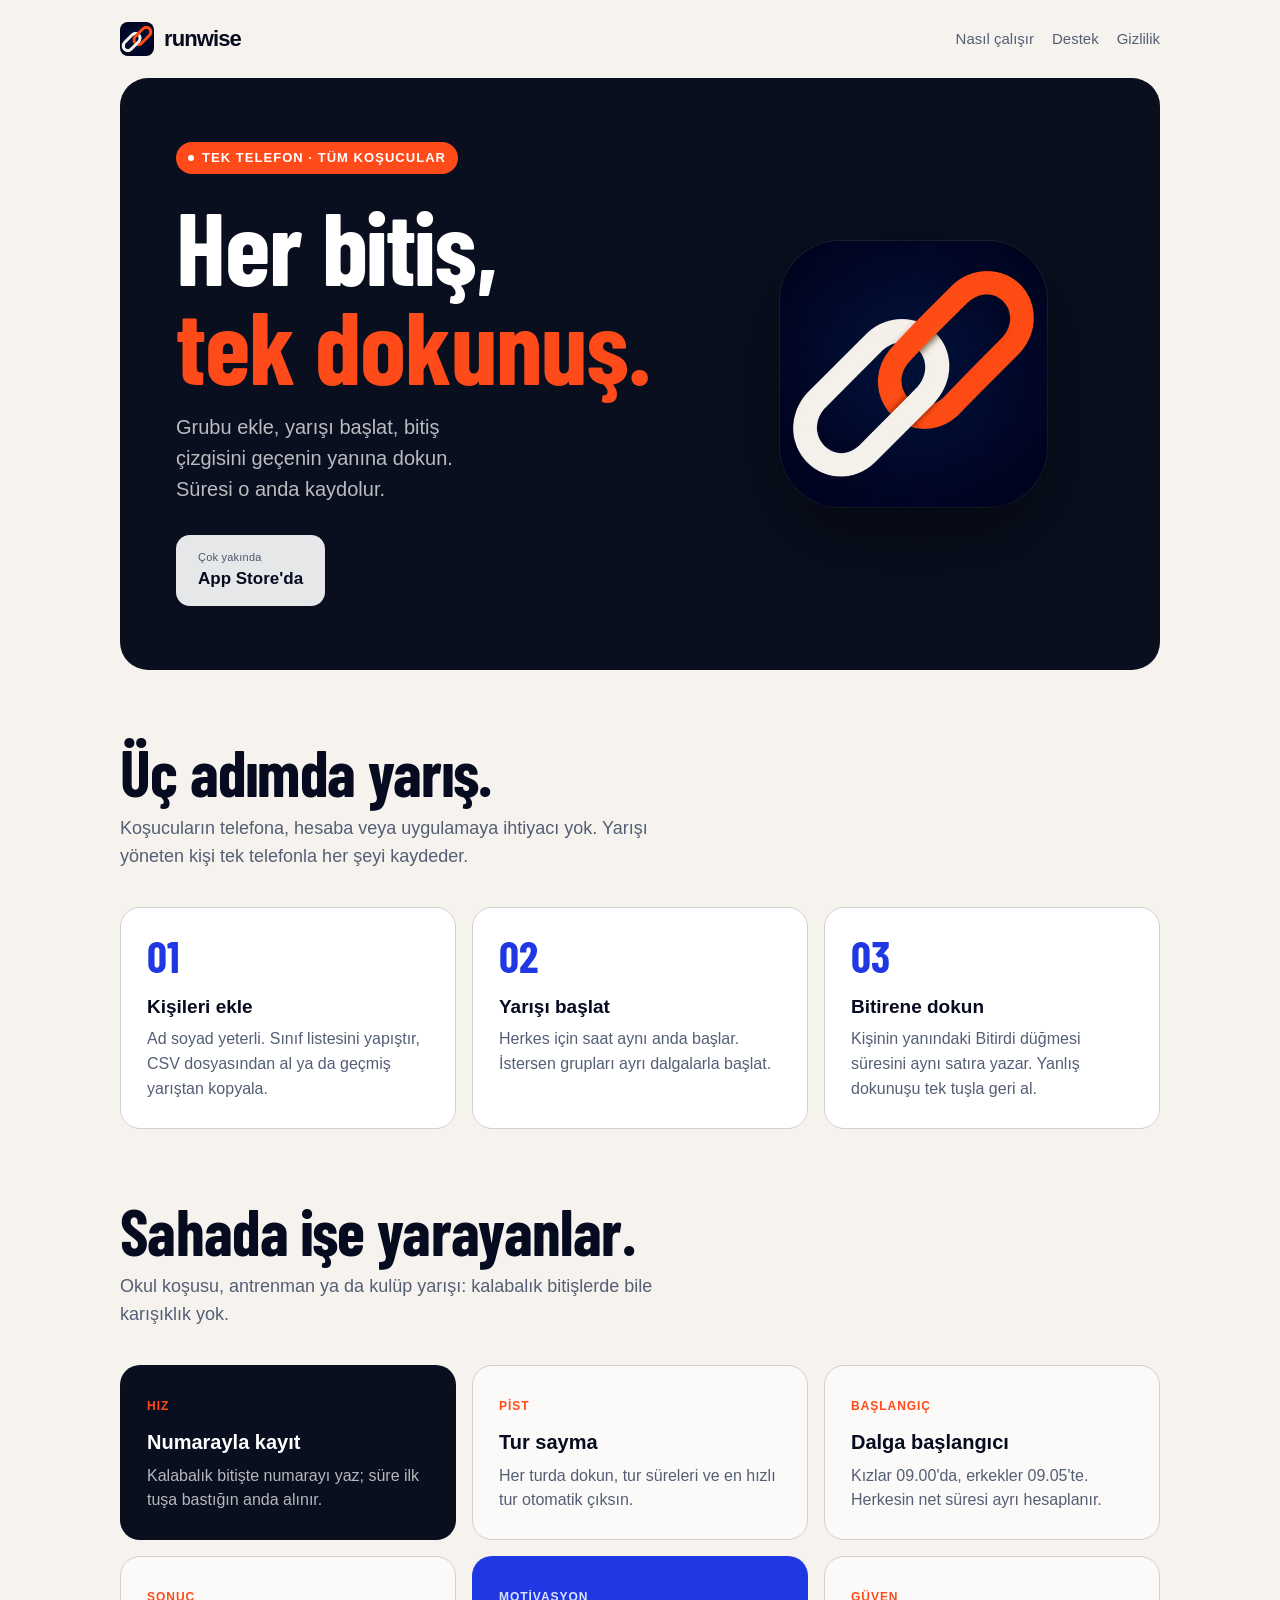
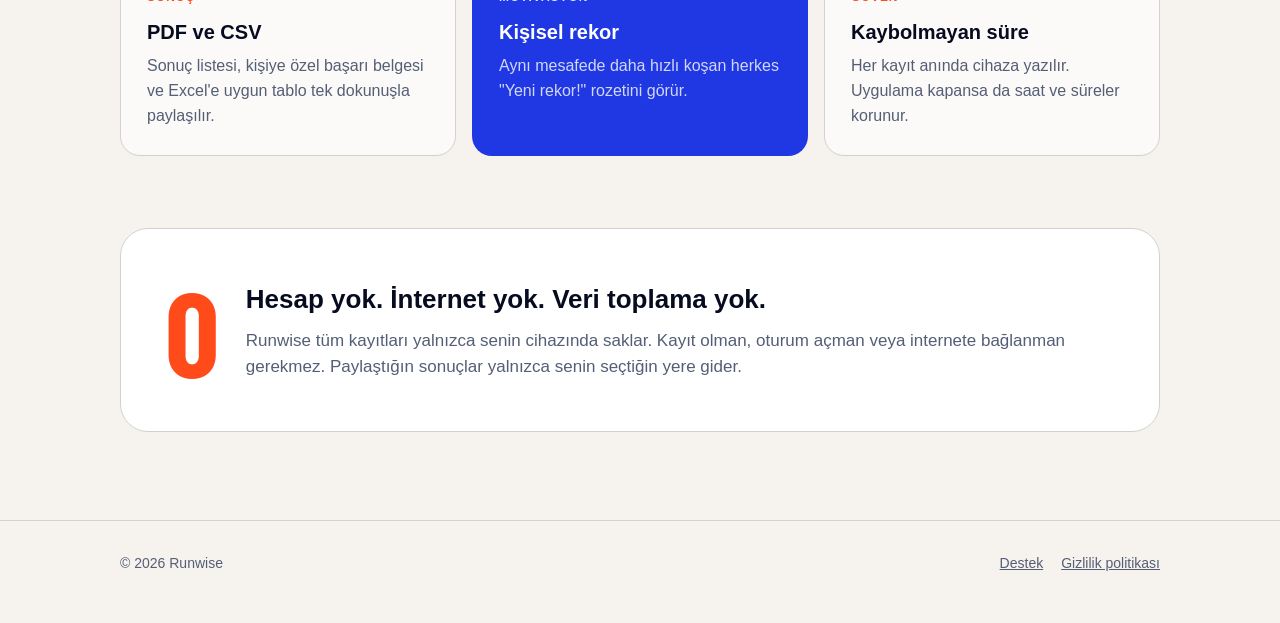
<file: index.html>
<!doctype html>
<html lang="tr">
<head>
  <meta charset="utf-8">
  <meta name="viewport" content="width=device-width, initial-scale=1">
  <title>Runwise · Her bitiş, tek dokunuş</title>
  <meta name="description" content="Runwise, bir grubun koşu sürelerini başlangıçtan bitişe tek telefondan kaydeder. Hesap ve internet gerekmez.">
  <meta property="og:title" content="Runwise · Her bitiş, tek dokunuş">
  <meta property="og:description" content="Koç, öğretmen ve yarış görevlileri için tek telefonla süre tutma.">
  <meta property="og:image" content="assets/icon-1024.png">
  <meta name="theme-color" content="#090f1f">
  <link rel="icon" href="assets/favicon.png">
  <link rel="apple-touch-icon" href="assets/apple-touch-icon.png">
  <link rel="stylesheet" href="assets/site.css">
</head>
<body>
  <header class="site-header">
    <div class="wrap">
      <a class="brand" href="./"><img src="assets/icon-256.png" alt="">runwise</a>
      <nav>
        <a class="wide" href="#nasil">Nasıl çalışır</a>
        <a href="support.html">Destek</a>
        <a href="privacy.html">Gizlilik</a>
      </nav>
    </div>
  </header>

  <main class="wrap">
    <div class="hero">
      <div class="hero-inner">
        <div>
          <span class="eyebrow">Tek telefon · Tüm koşucular</span>
          <h1 class="display">Her bitiş,<br><span>tek dokunuş.</span></h1>
          <p class="lead">Grubu ekle, yarışı başlat, bitiş çizgisini geçenin yanına dokun. Süresi o anda kaydolur.</p>
          <a class="cta" href="#" aria-disabled="true" id="store-link">
            <span><small>Çok yakında</small>App Store'da</span>
          </a>
        </div>
        <img class="hero-icon" src="assets/icon-1024.png" alt="Runwise uygulama simgesi: iç içe geçmiş iki koşu pisti">
      </div>
    </div>

    <section id="nasil">
      <h2 class="section-title display">Üç adımda yarış.</h2>
      <p class="section-lead">Koşucuların telefona, hesaba veya uygulamaya ihtiyacı yok. Yarışı yöneten kişi tek telefonla her şeyi kaydeder.</p>
      <div class="steps">
        <div class="step">
          <h3>Kişileri ekle</h3>
          <p>Ad soyad yeterli. Sınıf listesini yapıştır, CSV dosyasından al ya da geçmiş yarıştan kopyala.</p>
        </div>
        <div class="step">
          <h3>Yarışı başlat</h3>
          <p>Herkes için saat aynı anda başlar. İstersen grupları ayrı dalgalarla başlat.</p>
        </div>
        <div class="step">
          <h3>Bitirene dokun</h3>
          <p>Kişinin yanındaki Bitirdi düğmesi süresini aynı satıra yazar. Yanlış dokunuşu tek tuşla geri al.</p>
        </div>
      </div>
    </section>

    <section>
      <h2 class="section-title display">Sahada işe yarayanlar.</h2>
      <p class="section-lead">Okul koşusu, antrenman ya da kulüp yarışı: kalabalık bitişlerde bile karışıklık yok.</p>
      <div class="features">
        <div class="feature dark">
          <span class="tag">Hız</span>
          <h3>Numarayla kayıt</h3>
          <p>Kalabalık bitişte numarayı yaz; süre ilk tuşa bastığın anda alınır.</p>
        </div>
        <div class="feature">
          <span class="tag">Pist</span>
          <h3>Tur sayma</h3>
          <p>Her turda dokun, tur süreleri ve en hızlı tur otomatik çıksın.</p>
        </div>
        <div class="feature">
          <span class="tag">Başlangıç</span>
          <h3>Dalga başlangıcı</h3>
          <p>Kızlar 09.00'da, erkekler 09.05'te. Herkesin net süresi ayrı hesaplanır.</p>
        </div>
        <div class="feature">
          <span class="tag">Sonuç</span>
          <h3>PDF ve CSV</h3>
          <p>Sonuç listesi, kişiye özel başarı belgesi ve Excel'e uygun tablo tek dokunuşla paylaşılır.</p>
        </div>
        <div class="feature accent">
          <span class="tag">Motivasyon</span>
          <h3>Kişisel rekor</h3>
          <p>Aynı mesafede daha hızlı koşan herkes "Yeni rekor!" rozetini görür.</p>
        </div>
        <div class="feature">
          <span class="tag">Güven</span>
          <h3>Kaybolmayan süre</h3>
          <p>Her kayıt anında cihaza yazılır. Uygulama kapansa da saat ve süreler korunur.</p>
        </div>
      </div>
    </section>

    <div class="promise">
      <div class="big display">0</div>
      <div>
        <h2>Hesap yok. İnternet yok. Veri toplama yok.</h2>
        <p>Runwise tüm kayıtları yalnızca senin cihazında saklar. Kayıt olman, oturum açman veya internete bağlanman gerekmez. Paylaştığın sonuçlar yalnızca senin seçtiğin yere gider.</p>
      </div>
    </div>
  </main>

  <footer class="site-footer">
    <div class="wrap">
      <span>© 2026 Runwise</span>
      <nav>
        <a href="support.html">Destek</a>
        <a href="privacy.html">Gizlilik politikası</a>
      </nav>
    </div>
  </footer>
</body>
</html>
</file>
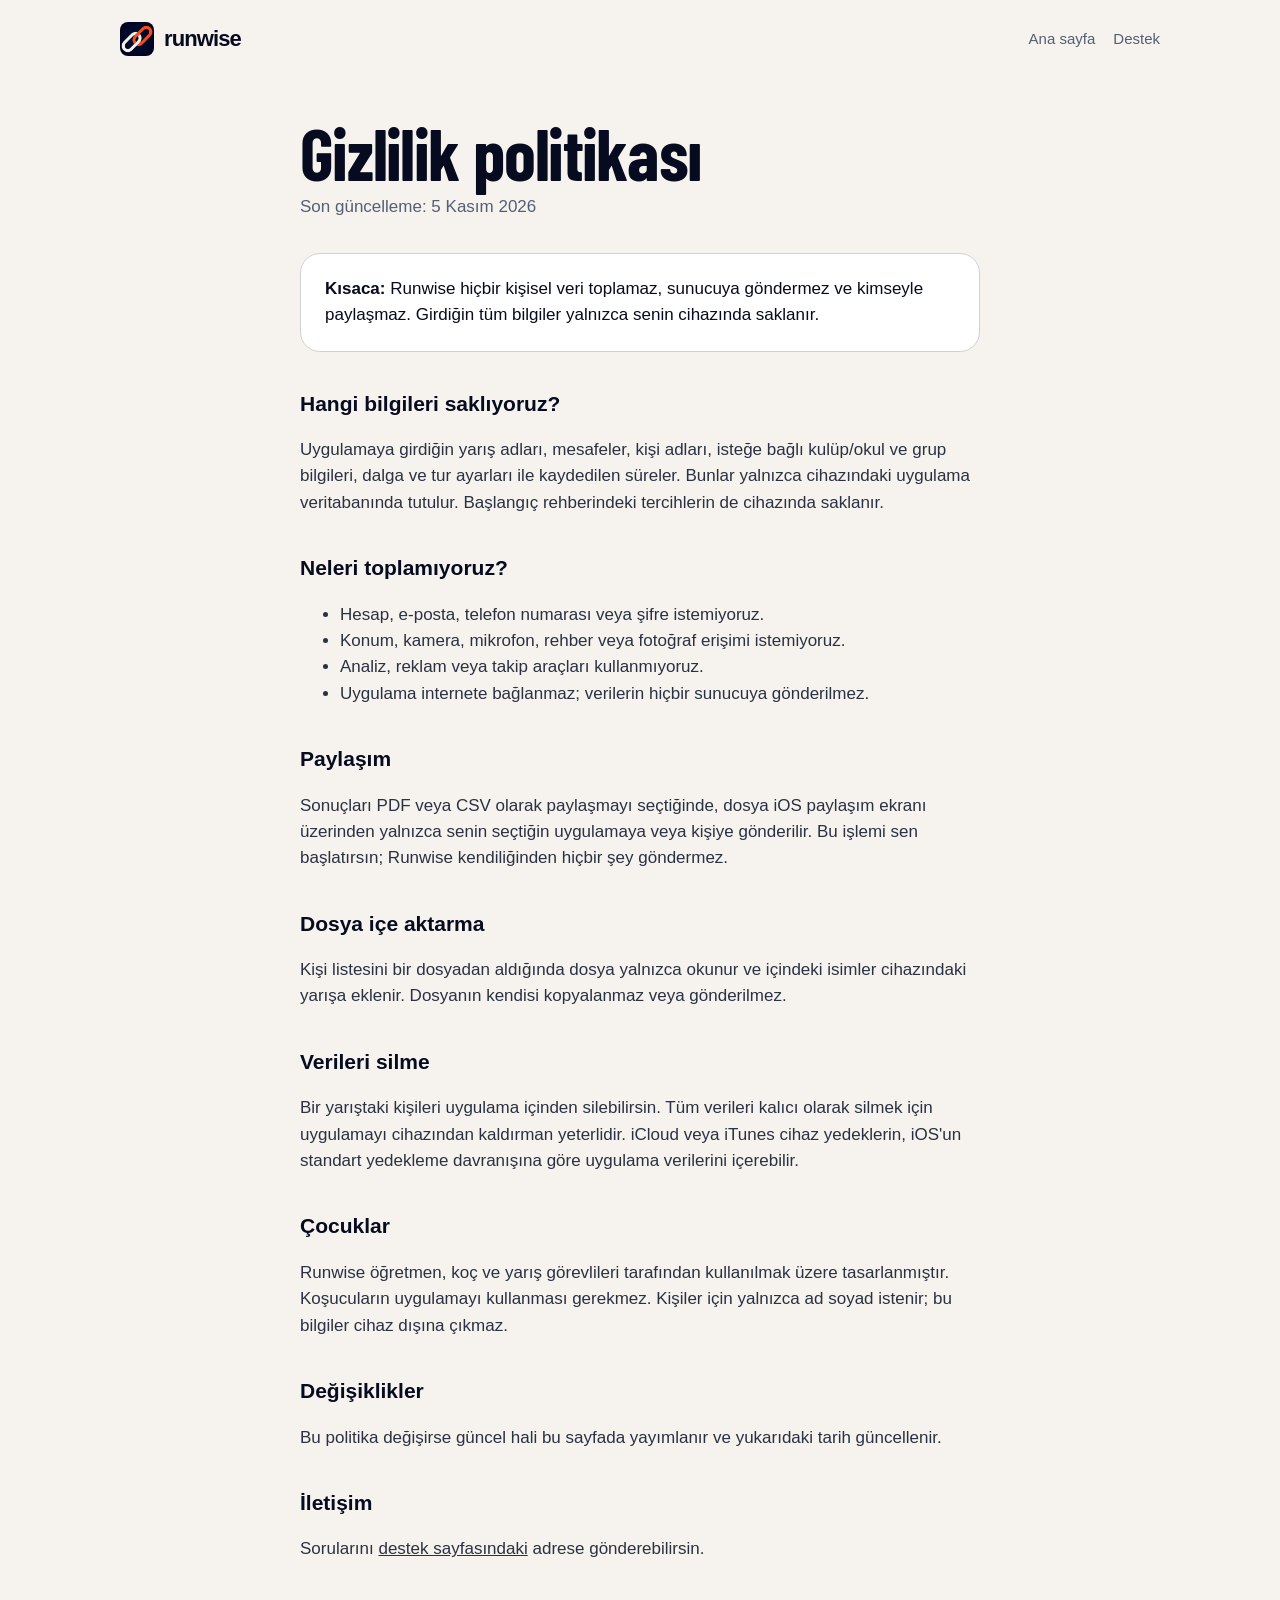
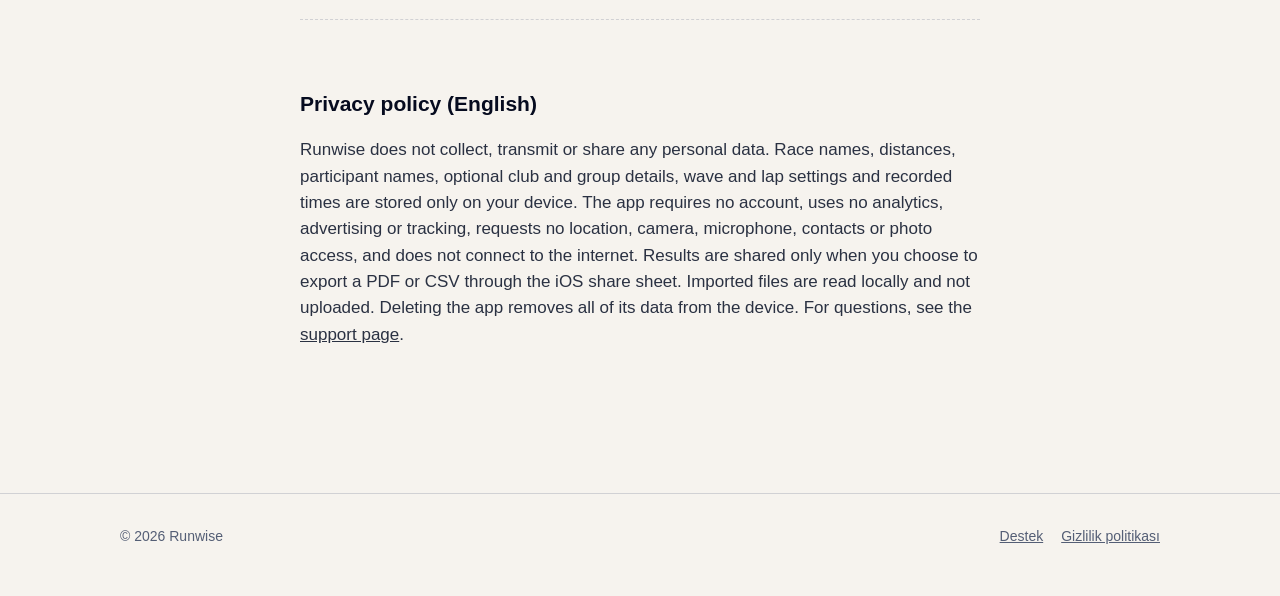
<file: privacy.html>
<!doctype html>
<html lang="tr">
<head>
  <meta charset="utf-8">
  <meta name="viewport" content="width=device-width, initial-scale=1">
  <title>Runwise · Gizlilik politikası</title>
  <meta name="description" content="Runwise gizlilik politikası: veri toplanmaz, her şey cihazında kalır.">
  <meta name="theme-color" content="#090f1f">
  <link rel="icon" href="assets/favicon.png">
  <link rel="stylesheet" href="assets/site.css">
</head>
<body>
  <header class="site-header">
    <div class="wrap">
      <a class="brand" href="./"><img src="assets/icon-256.png" alt="">runwise</a>
      <nav>
        <a href="./">Ana sayfa</a>
        <a href="support.html">Destek</a>
      </nav>
    </div>
  </header>

  <main class="doc">
    <h1 class="display">Gizlilik politikası</h1>
    <p class="meta">Son güncelleme: 5 Kasım 2026</p>

    <div class="card">
      <strong>Kısaca:</strong> Runwise hiçbir kişisel veri toplamaz, sunucuya göndermez ve kimseyle paylaşmaz. Girdiğin tüm bilgiler yalnızca senin cihazında saklanır.
    </div>

    <h2>Hangi bilgileri saklıyoruz?</h2>
    <p>Uygulamaya girdiğin yarış adları, mesafeler, kişi adları, isteğe bağlı kulüp/okul ve grup bilgileri, dalga ve tur ayarları ile kaydedilen süreler. Bunlar yalnızca cihazındaki uygulama veritabanında tutulur. Başlangıç rehberindeki tercihlerin de cihazında saklanır.</p>

    <h2>Neleri toplamıyoruz?</h2>
    <ul>
      <li>Hesap, e-posta, telefon numarası veya şifre istemiyoruz.</li>
      <li>Konum, kamera, mikrofon, rehber veya fotoğraf erişimi istemiyoruz.</li>
      <li>Analiz, reklam veya takip araçları kullanmıyoruz.</li>
      <li>Uygulama internete bağlanmaz; verilerin hiçbir sunucuya gönderilmez.</li>
    </ul>

    <h2>Paylaşım</h2>
    <p>Sonuçları PDF veya CSV olarak paylaşmayı seçtiğinde, dosya iOS paylaşım ekranı üzerinden yalnızca senin seçtiğin uygulamaya veya kişiye gönderilir. Bu işlemi sen başlatırsın; Runwise kendiliğinden hiçbir şey göndermez.</p>

    <h2>Dosya içe aktarma</h2>
    <p>Kişi listesini bir dosyadan aldığında dosya yalnızca okunur ve içindeki isimler cihazındaki yarışa eklenir. Dosyanın kendisi kopyalanmaz veya gönderilmez.</p>

    <h2>Verileri silme</h2>
    <p>Bir yarıştaki kişileri uygulama içinden silebilirsin. Tüm verileri kalıcı olarak silmek için uygulamayı cihazından kaldırman yeterlidir. iCloud veya iTunes cihaz yedeklerin, iOS'un standart yedekleme davranışına göre uygulama verilerini içerebilir.</p>

    <h2>Çocuklar</h2>
    <p>Runwise öğretmen, koç ve yarış görevlileri tarafından kullanılmak üzere tasarlanmıştır. Koşucuların uygulamayı kullanması gerekmez. Kişiler için yalnızca ad soyad istenir; bu bilgiler cihaz dışına çıkmaz.</p>

    <h2>Değişiklikler</h2>
    <p>Bu politika değişirse güncel hali bu sayfada yayımlanır ve yukarıdaki tarih güncellenir.</p>

    <h2>İletişim</h2>
    <p>Sorularını <a href="support.html">destek sayfasındaki</a> adrese gönderebilirsin.</p>

    <div class="lang" lang="en">
      <h2>Privacy policy (English)</h2>
      <p>Runwise does not collect, transmit or share any personal data. Race names, distances, participant names, optional club and group details, wave and lap settings and recorded times are stored only on your device. The app requires no account, uses no analytics, advertising or tracking, requests no location, camera, microphone, contacts or photo access, and does not connect to the internet. Results are shared only when you choose to export a PDF or CSV through the iOS share sheet. Imported files are read locally and not uploaded. Deleting the app removes all of its data from the device. For questions, see the <a href="support.html">support page</a>.</p>
    </div>
  </main>

  <footer class="site-footer">
    <div class="wrap">
      <span>© 2026 Runwise</span>
      <nav>
        <a href="support.html">Destek</a>
        <a href="privacy.html">Gizlilik politikası</a>
      </nav>
    </div>
  </footer>
</body>
</html>
</file>
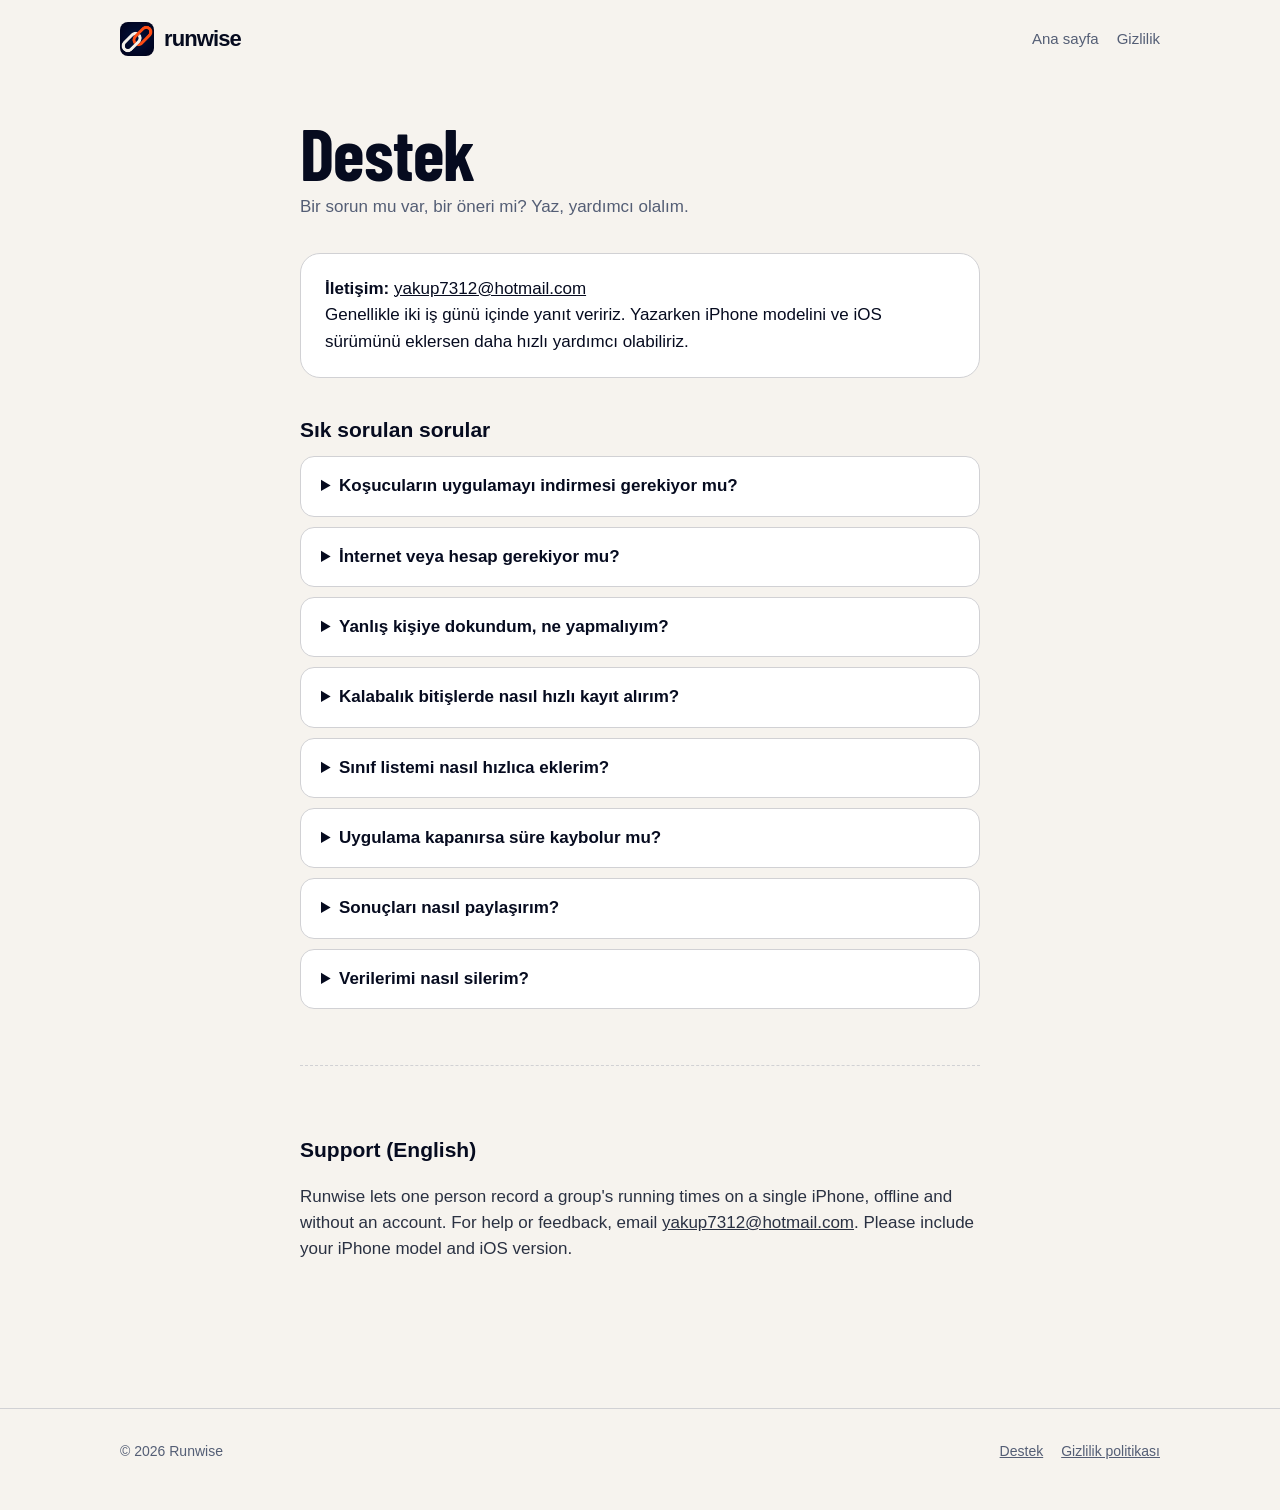
<file: support.html>
<!doctype html>
<html lang="tr">
<head>
  <meta charset="utf-8">
  <meta name="viewport" content="width=device-width, initial-scale=1">
  <title>Runwise · Destek</title>
  <meta name="description" content="Runwise destek: sık sorulan sorular ve iletişim.">
  <meta name="theme-color" content="#090f1f">
  <link rel="icon" href="assets/favicon.png">
  <link rel="stylesheet" href="assets/site.css">
</head>
<body>
  <header class="site-header">
    <div class="wrap">
      <a class="brand" href="./"><img src="assets/icon-256.png" alt="">runwise</a>
      <nav>
        <a href="./">Ana sayfa</a>
        <a href="privacy.html">Gizlilik</a>
      </nav>
    </div>
  </header>

  <main class="doc">
    <h1 class="display">Destek</h1>
    <p class="meta">Bir sorun mu var, bir öneri mi? Yaz, yardımcı olalım.</p>

    <div class="card">
      <strong>İletişim:</strong> <a href="mailto:yakup7312@hotmail.com">yakup7312@hotmail.com</a><br>
      Genellikle iki iş günü içinde yanıt veririz. Yazarken iPhone modelini ve iOS sürümünü eklersen daha hızlı yardımcı olabiliriz.
    </div>

    <h2>Sık sorulan sorular</h2>
    <div class="faq">
      <details>
        <summary>Koşucuların uygulamayı indirmesi gerekiyor mu?</summary>
        <p>Hayır. Yarışı yöneten kişi tek telefonla herkesi kaydeder. Koşucuların telefon, hesap veya uygulama kullanması gerekmez.</p>
      </details>
      <details>
        <summary>İnternet veya hesap gerekiyor mu?</summary>
        <p>Hayır. Runwise tamamen çevrimdışı çalışır ve tüm kayıtlar cihazında saklanır.</p>
      </details>
      <details>
        <summary>Yanlış kişiye dokundum, ne yapmalıyım?</summary>
        <p>Alttaki Geri al düğmesi son kaydı geri alır. Daha önceki bir kaydı düzeltmek için kişinin satırına basılı tut ve "Süreyi sil" seç; diğer kayıtlar değişmez.</p>
      </details>
      <details>
        <summary>Kalabalık bitişlerde nasıl hızlı kayıt alırım?</summary>
        <p>Yarış ekranındaki # düğmesiyle numara tuş takımını aç. Süre ilk rakama bastığın anda alınır; numarayı yazmak süreye eklenmez.</p>
      </details>
      <details>
        <summary>Sınıf listemi nasıl hızlıca eklerim?</summary>
        <p>Kişiler ekranında liste simgesine dokun. Her satıra bir isim yapıştırabilir, bir CSV/metin dosyası seçebilir ya da geçmiş bir yarışın kişilerini alabilirsin.</p>
      </details>
      <details>
        <summary>Uygulama kapanırsa süre kaybolur mu?</summary>
        <p>Hayır. Her kayıt anında cihaza yazılır ve yarış saati uygulama kapalıyken de doğru şekilde devam eder. Cihaz yeniden başlatıldıysa uygulama geçen süreyi kontrol etmeni ister.</p>
      </details>
      <details>
        <summary>Sonuçları nasıl paylaşırım?</summary>
        <p>Sonuçlar ekranındaki paylaş düğmesinden PDF sonuç listesi, kişiye özel başarı belgeleri veya Excel'de açılabilen CSV tablosu seçebilirsin.</p>
      </details>
      <details>
        <summary>Verilerimi nasıl silerim?</summary>
        <p>Kişileri uygulama içinden silebilirsin. Tüm verileri silmek için uygulamayı cihazından kaldırman yeterlidir.</p>
      </details>
    </div>

    <div class="lang" lang="en">
      <h2>Support (English)</h2>
      <p>Runwise lets one person record a group's running times on a single iPhone, offline and without an account. For help or feedback, email <a href="mailto:yakup7312@hotmail.com">yakup7312@hotmail.com</a>. Please include your iPhone model and iOS version.</p>
    </div>
  </main>

  <footer class="site-footer">
    <div class="wrap">
      <span>© 2026 Runwise</span>
      <nav>
        <a href="support.html">Destek</a>
        <a href="privacy.html">Gizlilik politikası</a>
      </nav>
    </div>
  </footer>
</body>
</html>
</file>
<file: assets/site.css>
@font-face {
  font-family: "Barlow Condensed";
  src: url("BarlowCondensed-Bold.ttf") format("truetype");
  font-weight: 700;
  font-display: swap;
}

:root {
  --ivory: #f6f3ee;
  --ink: #060b1f;
  --navy: #090f1f;
  --navy-raised: #131c2c;
  --secondary: #545e75;
  --line: #d1d1d4;
  --vermilion: #ff4a1a;
  --cobalt: #1f38e3;
  --cobalt-tint: #dbe3ff;
  --radius: 20px;
  --max: 1080px;
}

* { box-sizing: border-box; }

html { -webkit-text-size-adjust: 100%; }

body {
  overflow-wrap: anywhere;
  margin: 0;
  background: var(--ivory);
  color: var(--ink);
  font: 17px/1.55 -apple-system, BlinkMacSystemFont, "SF Pro Text", "Segoe UI", Roboto, sans-serif;
}

a { color: inherit; }

.wrap { max-width: var(--max); margin: 0 auto; padding: 0 20px; }

.display {
  font-family: "Barlow Condensed", "SF Pro Display", -apple-system, sans-serif;
  font-weight: 700;
  letter-spacing: -0.01em;
  line-height: 0.95;
}

/* Header */
.site-header { padding: 22px 0; }
.site-header .wrap { display: flex; align-items: center; justify-content: space-between; gap: 16px; }
.brand { display: flex; align-items: center; gap: 10px; text-decoration: none; font-weight: 800; letter-spacing: -0.04em; font-size: 22px; }
.brand img { width: 34px; height: 34px; border-radius: 8px; }
.site-header nav { display: flex; gap: 18px; font-size: 15px; }
.site-header nav a { text-decoration: none; color: var(--secondary); }
.site-header nav a:hover { color: var(--ink); }

/* Hero */
.hero { background: var(--navy); color: #fff; border-radius: 28px; overflow: hidden; position: relative; }
.hero-inner { display: grid; grid-template-columns: minmax(0, 1.15fr) minmax(0, 0.85fr); gap: 32px; align-items: center; padding: 64px 56px; }
.eyebrow { display: inline-flex; align-items: center; gap: 8px; background: var(--vermilion); color: #fff; font-size: 13px; font-weight: 700; letter-spacing: 0.08em; text-transform: uppercase; padding: 6px 12px; border-radius: 999px; }
.eyebrow::before { content: ""; width: 6px; height: 6px; border-radius: 50%; background: #fff; }
.hero h1 { font-size: clamp(56px, 9vw, 104px); margin: 22px 0 18px; }
.hero h1 span { color: var(--vermilion); }
.hero p.lead { font-size: 20px; color: rgba(255, 255, 255, 0.72); max-width: 30ch; margin: 0 0 30px; }
.hero-icon { justify-self: center; width: min(320px, 70%); aspect-ratio: 1; border-radius: 22.5%; box-shadow: 0 30px 80px rgba(0, 0, 0, 0.45), 0 0 0 1px rgba(255, 255, 255, 0.08); }

.cta { display: inline-flex; align-items: center; gap: 12px; background: #fff; color: var(--ink); text-decoration: none; font-weight: 700; padding: 14px 22px; border-radius: 14px; }
.cta small { display: block; font-size: 11px; font-weight: 500; color: var(--secondary); letter-spacing: 0.02em; }
.cta .apple { font-size: 26px; line-height: 1; }
.cta[aria-disabled="true"] { opacity: 0.9; cursor: default; }

/* Sections */
section { padding: 72px 0 0; }
.section-title { font-size: clamp(40px, 6vw, 64px); margin: 0 0 12px; }
.section-lead { color: var(--secondary); max-width: 56ch; margin: 0 0 36px; font-size: 18px; }

.steps { display: grid; grid-template-columns: repeat(3, minmax(0, 1fr)); gap: 16px; counter-reset: step; }
.step { background: #fff; border: 1px solid var(--line); border-radius: var(--radius); padding: 26px; }
.step::before { counter-increment: step; content: "0" counter(step); display: block; font-family: "Barlow Condensed", sans-serif; font-weight: 700; font-size: 44px; color: var(--cobalt); line-height: 1; margin-bottom: 14px; }
.step h3 { margin: 0 0 6px; font-size: 19px; }
.step p { margin: 0; color: var(--secondary); font-size: 16px; }

.features { display: grid; grid-template-columns: repeat(3, minmax(0, 1fr)); gap: 16px; }
.feature { border-radius: var(--radius); padding: 26px; background: rgba(255, 255, 255, 0.6); border: 1px solid var(--line); }
.feature.dark { background: var(--navy); color: #fff; border-color: transparent; }
.feature.dark p { color: rgba(255, 255, 255, 0.7); }
.feature.accent { background: var(--cobalt); color: #fff; border-color: transparent; }
.feature.accent p { color: rgba(255, 255, 255, 0.8); }
.feature .tag { font-size: 12px; font-weight: 700; letter-spacing: 0.08em; text-transform: uppercase; color: var(--vermilion); }
.feature.accent .tag { color: var(--cobalt-tint); }
.feature h3 { margin: 8px 0 6px; font-size: 20px; }
.feature p { margin: 0; color: var(--secondary); font-size: 16px; }

.promise { margin-top: 72px; background: #fff; border: 1px solid var(--line); border-radius: 28px; padding: 44px; display: grid; grid-template-columns: auto 1fr; gap: 28px; align-items: center; }
.promise .big { font-size: clamp(64px, 10vw, 120px); color: var(--vermilion); }
.promise h2 { margin: 0 0 8px; font-size: 26px; }
.promise p { margin: 0; color: var(--secondary); }

/* Document pages */
.doc { max-width: 720px; margin: 0 auto; padding: 24px 20px 40px; }
.doc h1 { font-size: clamp(48px, 8vw, 72px); margin: 16px 0 8px; }
.doc .meta { color: var(--secondary); margin: 0 0 32px; }
.doc h2 { font-size: 21px; margin: 36px 0 8px; }
.doc p, .doc li { color: #2a3142; }
.doc .card { background: #fff; border: 1px solid var(--line); border-radius: var(--radius); padding: 22px 24px; margin: 20px 0; }
.doc .lang { margin-top: 56px; padding-top: 32px; border-top: 1px dashed var(--line); }
.faq details { background: #fff; border: 1px solid var(--line); border-radius: 14px; padding: 16px 20px; margin: 10px 0; }
.faq summary { font-weight: 650; cursor: pointer; }
.faq details p { margin: 10px 0 0; }

/* Footer */
.site-footer { margin-top: 88px; padding: 32px 0 48px; border-top: 1px solid var(--line); color: var(--secondary); font-size: 14px; }
.site-footer .wrap { display: flex; justify-content: space-between; gap: 16px; flex-wrap: wrap; }
.site-footer nav { display: flex; gap: 18px; }

@media (max-width: 820px) {
  .hero-inner { grid-template-columns: minmax(0, 1fr); padding: 44px 24px; text-align: left; }
  .hero-icon { width: 180px; justify-self: start; order: -1; }
  .steps, .features { grid-template-columns: minmax(0, 1fr); }
  .site-header nav .wide { display: none; }
  .promise { grid-template-columns: 1fr; padding: 28px; }
  .site-header nav { gap: 14px; }
}
</file>
